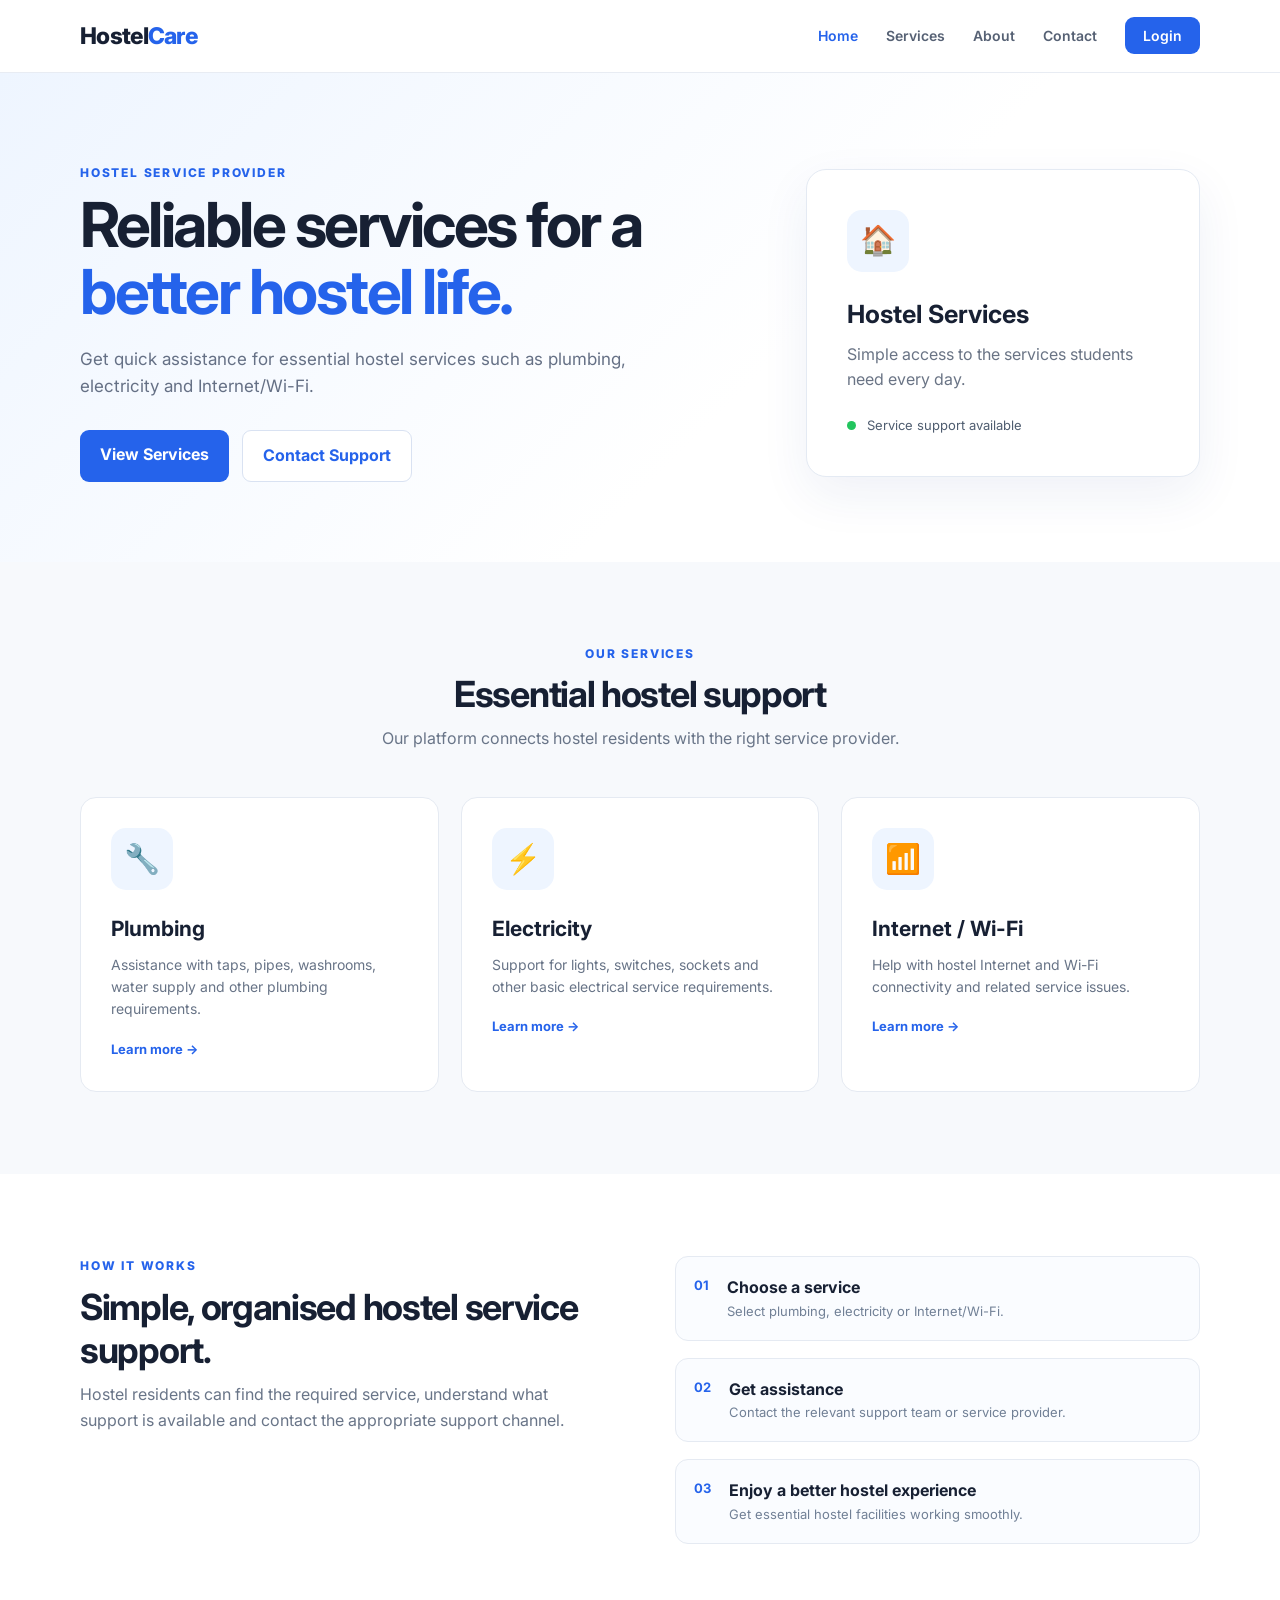
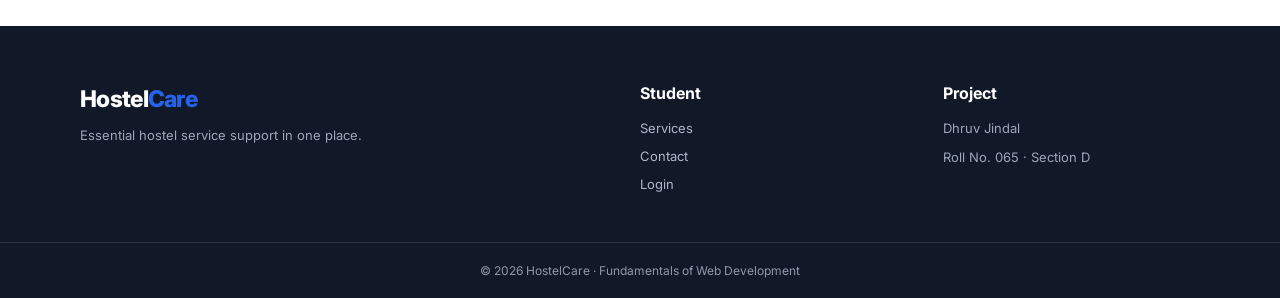
<file: index.html>
<!DOCTYPE html>
<html lang="en">
<head>
  <meta charset="UTF-8">
  <meta name="viewport" content="width=device-width, initial-scale=1.0">
  <title>HostelCare | Hostel Services</title>
  <link rel="stylesheet" href="style.css">
</head>
<body>
  <header class="header">
    <nav class="navbar container">
      <a href="index.html" class="logo">Hostel<span>Care</span></a>
      <ul class="nav-links">
        <li><a class="active" href="index.html">Home</a></li>
        <li><a href="services.html">Services</a></li>
        <li><a href="about.html">About</a></li>
        <li><a href="contact.html">Contact</a></li>
        <li><a class="nav-btn" href="login.html">Login</a></li>
      </ul>
    </nav>
  </header>

  <main>
    <section class="hero">
      <div class="container hero-content">
        <div class="hero-text">
          <p class="eyebrow">HOSTEL SERVICE PROVIDER</p>
          <h1>Reliable services for a <span>better hostel life.</span></h1>
          <p class="hero-description">Get quick assistance for essential hostel services such as plumbing, electricity and Internet/Wi-Fi.</p>
          <div class="hero-actions">
            <a href="services.html" class="btn primary">View Services</a>
            <a href="contact.html" class="btn secondary">Contact Support</a>
          </div>
        </div>
        <div class="hero-card">
          <div class="hero-icon">🏠</div>
          <h3>Hostel Services</h3>
          <p>Simple access to the services students need every day.</p>
          <div class="mini-status"><span></span> Service support available</div>
        </div>
      </div>
    </section>

    <section class="services-preview section">
      <div class="container">
        <div class="section-heading">
          <p class="eyebrow">OUR SERVICES</p>
          <h2>Essential hostel support</h2>
          <p>Our platform connects hostel residents with the right service provider.</p>
        </div>
        <div class="service-grid">
          <article class="service-card">
            <div class="service-icon">🔧</div>
            <h3>Plumbing</h3>
            <p>Assistance with taps, pipes, washrooms, water supply and other plumbing requirements.</p>
            <a href="services.html">Learn more →</a>
          </article>
          <article class="service-card">
            <div class="service-icon">⚡</div>
            <h3>Electricity</h3>
            <p>Support for lights, switches, sockets and other basic electrical service requirements.</p>
            <a href="services.html">Learn more →</a>
          </article>
          <article class="service-card">
            <div class="service-icon">📶</div>
            <h3>Internet / Wi-Fi</h3>
            <p>Help with hostel Internet and Wi-Fi connectivity and related service issues.</p>
            <a href="services.html">Learn more →</a>
          </article>
        </div>
      </div>
    </section>

    <section class="how-section section">
      <div class="container two-column">
        <div>
          <p class="eyebrow">HOW IT WORKS</p>
          <h2>Simple, organised hostel service support.</h2>
          <p class="muted">Hostel residents can find the required service, understand what support is available and contact the appropriate support channel.</p>
        </div>
        <div class="steps">
          <div class="step"><b>01</b><div><h3>Choose a service</h3><p>Select plumbing, electricity or Internet/Wi-Fi.</p></div></div>
          <div class="step"><b>02</b><div><h3>Get assistance</h3><p>Contact the relevant support team or service provider.</p></div></div>
          <div class="step"><b>03</b><div><h3>Enjoy a better hostel experience</h3><p>Get essential hostel facilities working smoothly.</p></div></div>
        </div>
      </div>
    </section>
  </main>

  <footer class="footer">
    <div class="container footer-grid">
      <div><a href="index.html" class="logo footer-logo">Hostel<span>Care</span></a><p>Essential hostel service support in one place.</p></div>
      <div><h4>Student</h4><a href="services.html">Services</a><a href="contact.html">Contact</a><a href="login.html">Login</a></div>
      <div><h4>Project</h4><p>Dhruv Jindal</p><p>Roll No. 065 · Section D</p></div>
    </div>
    <div class="copyright">© 2026 HostelCare · Fundamentals of Web Development</div>
  </footer>
</body>
</html>
</file>
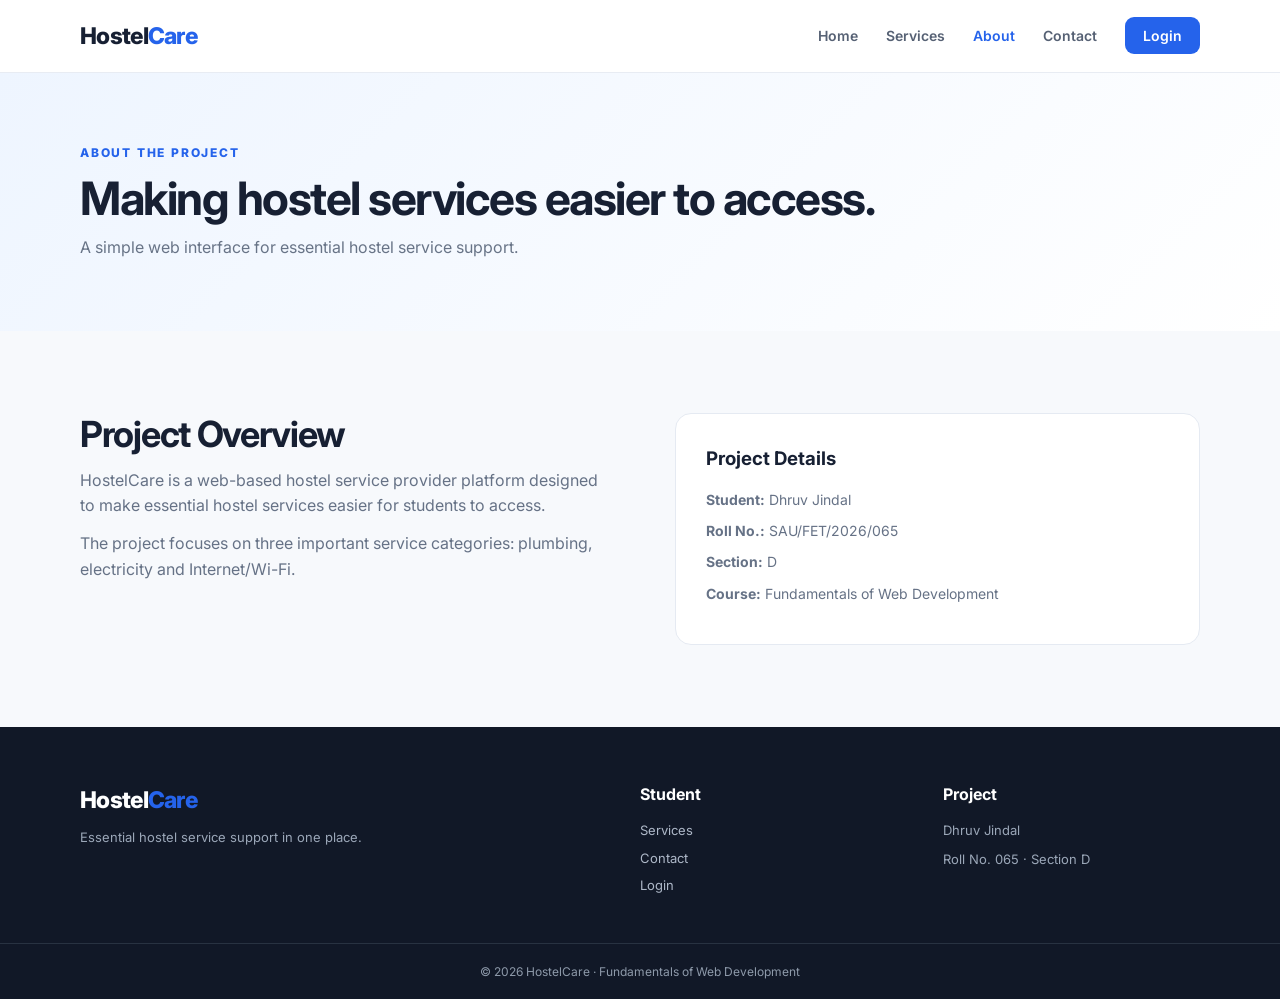
<file: about.html>
<!DOCTYPE html>
<html lang="en"><head><meta charset="UTF-8"><meta name="viewport" content="width=device-width, initial-scale=1.0"><title>About | HostelCare</title><link rel="stylesheet" href="style.css"></head>
<body><header class="header"><nav class="navbar container"><a href="index.html" class="logo">Hostel<span>Care</span></a><ul class="nav-links"><li><a href="index.html">Home</a></li><li><a href="services.html">Services</a></li><li><a class="active" href="about.html">About</a></li><li><a href="contact.html">Contact</a></li><li><a class="nav-btn" href="login.html">Login</a></li></ul></nav></header>
<main><section class="page-hero"><div class="container"><p class="eyebrow">ABOUT THE PROJECT</p><h1>Making hostel services easier to access.</h1><p>A simple web interface for essential hostel service support.</p></div></section><section class="section"><div class="container two-column about-content"><div><h2>Project Overview</h2><p>HostelCare is a web-based hostel service provider platform designed to make essential hostel services easier for students to access.</p><p>The project focuses on three important service categories: plumbing, electricity and Internet/Wi-Fi.</p></div><div class="info-box"><h3>Project Details</h3><p><strong>Student:</strong> Dhruv Jindal</p><p><strong>Roll No.:</strong> SAU/FET/2026/065</p><p><strong>Section:</strong> D</p><p><strong>Course:</strong> Fundamentals of Web Development</p></div></div></section></main>
<footer class="footer"><div class="container footer-grid"><div><a href="index.html" class="logo footer-logo">Hostel<span>Care</span></a><p>Essential hostel service support in one place.</p></div><div><h4>Student</h4><a href="services.html">Services</a><a href="contact.html">Contact</a><a href="login.html">Login</a></div><div><h4>Project</h4><p>Dhruv Jindal</p><p>Roll No. 065 · Section D</p></div></div><div class="copyright">© 2026 HostelCare · Fundamentals of Web Development</div></footer></body></html>
</file>
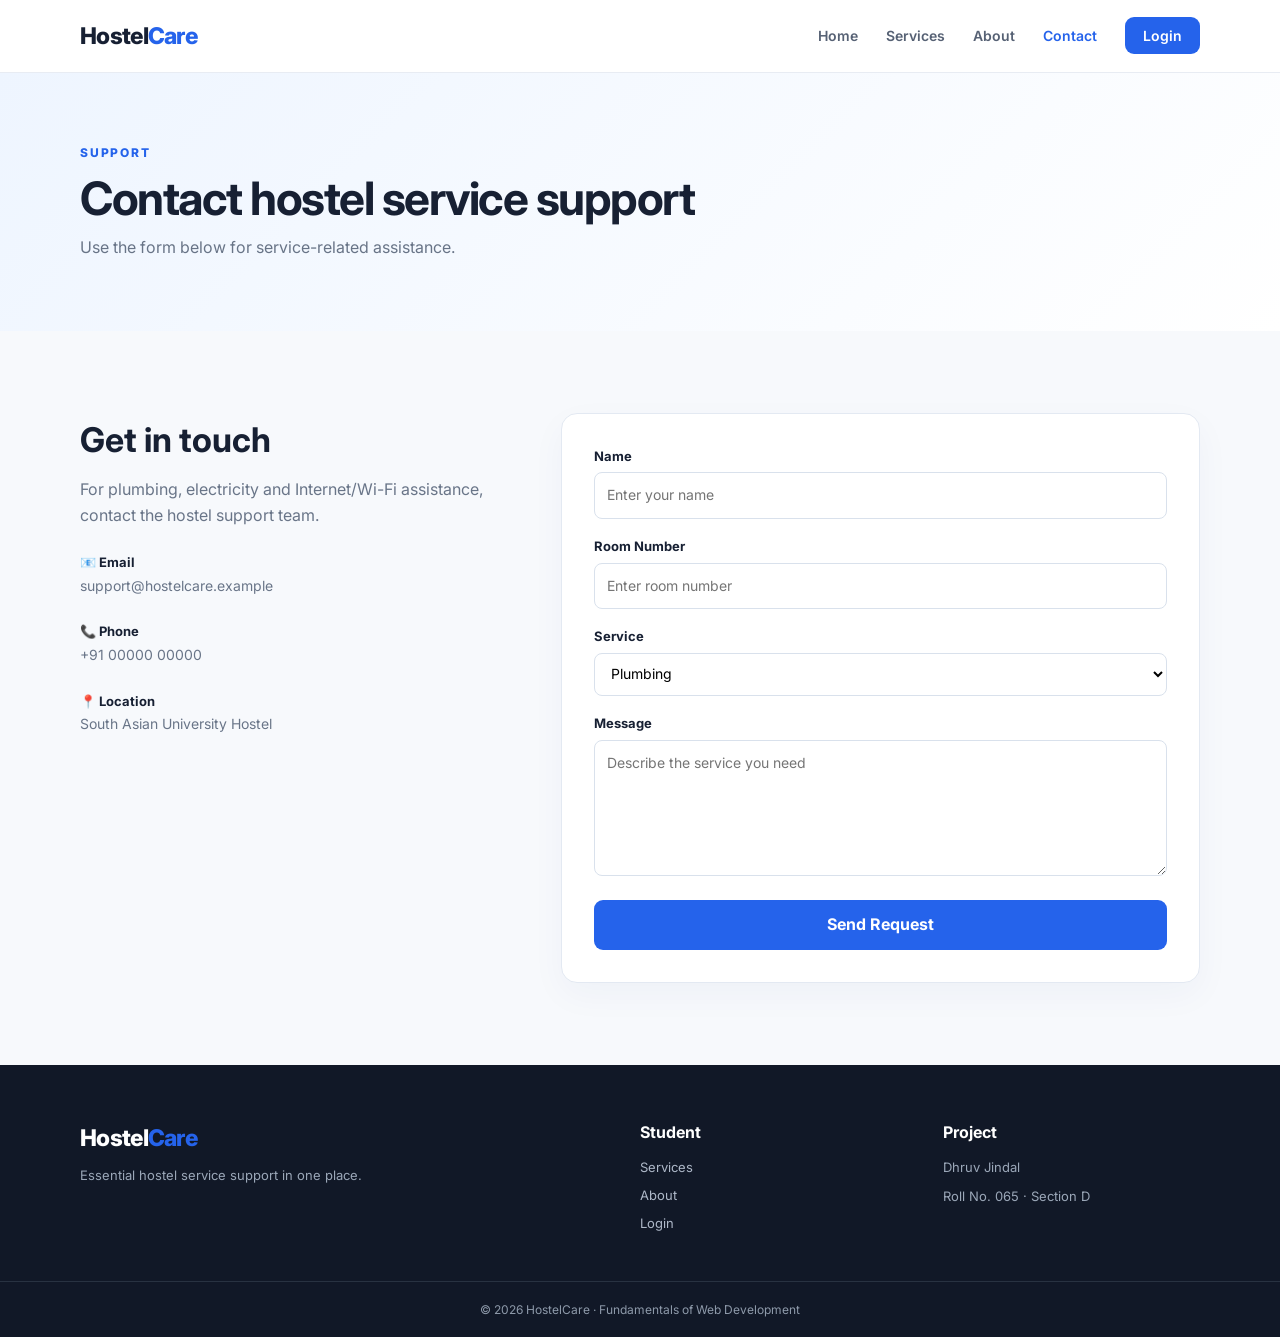
<file: contact.html>
<!DOCTYPE html>
<html lang="en"><head><meta charset="UTF-8"><meta name="viewport" content="width=device-width, initial-scale=1.0"><title>Contact | HostelCare</title><link rel="stylesheet" href="style.css"></head>
<body><header class="header"><nav class="navbar container"><a href="index.html" class="logo">Hostel<span>Care</span></a><ul class="nav-links"><li><a href="index.html">Home</a></li><li><a href="services.html">Services</a></li><li><a href="about.html">About</a></li><li><a class="active" href="contact.html">Contact</a></li><li><a class="nav-btn" href="login.html">Login</a></li></ul></nav></header>
<main><section class="page-hero"><div class="container"><p class="eyebrow">SUPPORT</p><h1>Contact hostel service support</h1><p>Use the form below for service-related assistance.</p></div></section><section class="section"><div class="container contact-grid"><div class="contact-info"><h2>Get in touch</h2><p class="muted">For plumbing, electricity and Internet/Wi-Fi assistance, contact the hostel support team.</p><div class="contact-item"><b>📧 Email</b><span>support@hostelcare.example</span></div><div class="contact-item"><b>📞 Phone</b><span>+91 00000 00000</span></div><div class="contact-item"><b>📍 Location</b><span>South Asian University Hostel</span></div></div><form class="form-card"><label for="name">Name</label><input id="name" type="text" placeholder="Enter your name"><label for="room">Room Number</label><input id="room" type="text" placeholder="Enter room number"><label for="service">Service</label><select id="service"><option>Plumbing</option><option>Electricity</option><option>Internet / Wi-Fi</option></select><label for="message">Message</label><textarea id="message" rows="5" placeholder="Describe the service you need"></textarea><button class="btn primary" type="submit">Send Request</button></form></div></section></main>
<footer class="footer"><div class="container footer-grid"><div><a href="index.html" class="logo footer-logo">Hostel<span>Care</span></a><p>Essential hostel service support in one place.</p></div><div><h4>Student</h4><a href="services.html">Services</a><a href="about.html">About</a><a href="login.html">Login</a></div><div><h4>Project</h4><p>Dhruv Jindal</p><p>Roll No. 065 · Section D</p></div></div><div class="copyright">© 2026 HostelCare · Fundamentals of Web Development</div></footer></body></html>
</file>
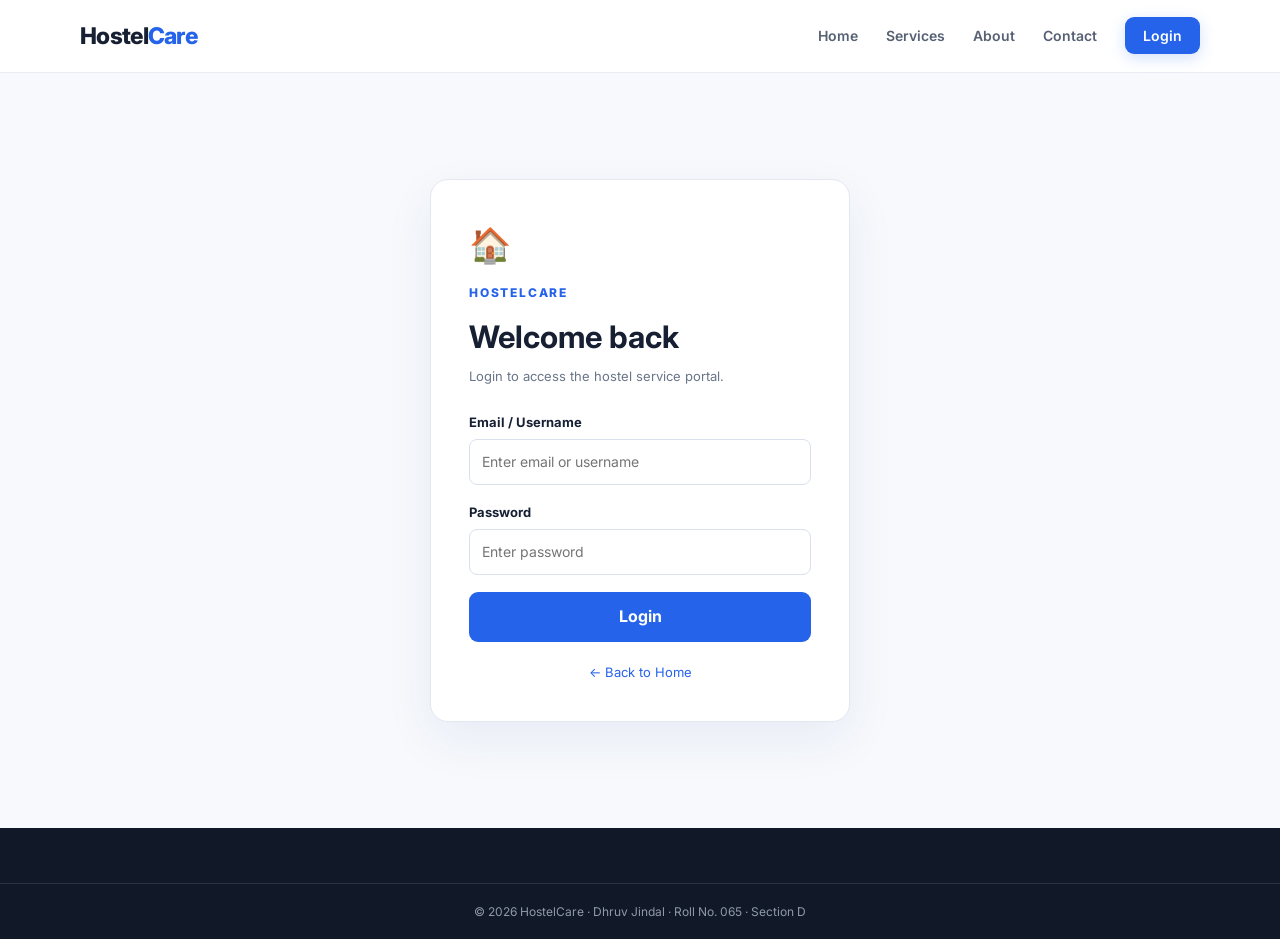
<file: login.html>
<!DOCTYPE html>
<html lang="en"><head><meta charset="UTF-8"><meta name="viewport" content="width=device-width, initial-scale=1.0"><title>Login | HostelCare</title><link rel="stylesheet" href="style.css"></head>
<body><header class="header"><nav class="navbar container"><a href="index.html" class="logo">Hostel<span>Care</span></a><ul class="nav-links"><li><a href="index.html">Home</a></li><li><a href="services.html">Services</a></li><li><a href="about.html">About</a></li><li><a href="contact.html">Contact</a></li><li><a class="nav-btn active-btn" href="login.html">Login</a></li></ul></nav></header>
<main class="login-main"><div class="login-card"><div class="login-logo">🏠</div><p class="eyebrow">HOSTELCARE</p><h1>Welcome back</h1><p class="muted">Login to access the hostel service portal.</p><form><label for="email">Email / Username</label><input id="email" type="text" placeholder="Enter email or username"><label for="password">Password</label><input id="password" type="password" placeholder="Enter password"><button class="btn primary full" type="submit">Login</button></form><p class="back-link"><a href="index.html">← Back to Home</a></p></div></main>
<footer class="footer"><div class="copyright">© 2026 HostelCare · Dhruv Jindal · Roll No. 065 · Section D</div></footer></body></html>
</file>
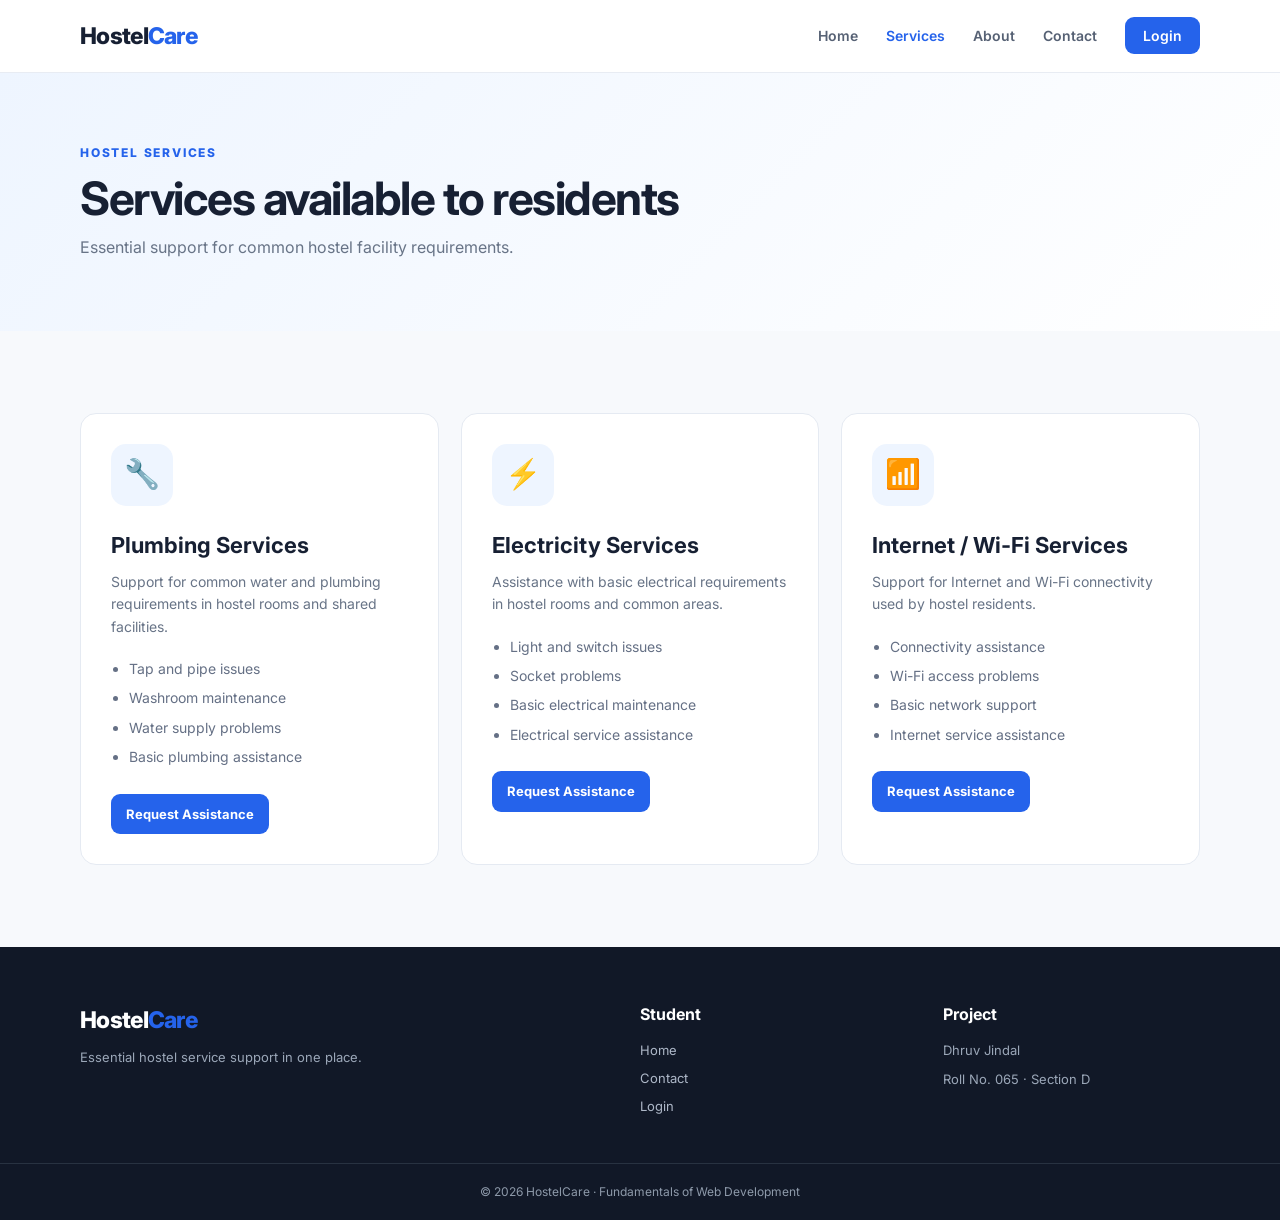
<file: services.html>
<!DOCTYPE html>
<html lang="en">
<head><meta charset="UTF-8"><meta name="viewport" content="width=device-width, initial-scale=1.0"><title>Services | HostelCare</title><link rel="stylesheet" href="style.css"></head>
<body>
<header class="header"><nav class="navbar container"><a href="index.html" class="logo">Hostel<span>Care</span></a><ul class="nav-links"><li><a href="index.html">Home</a></li><li><a class="active" href="services.html">Services</a></li><li><a href="about.html">About</a></li><li><a href="contact.html">Contact</a></li><li><a class="nav-btn" href="login.html">Login</a></li></ul></nav></header>
<main>
<section class="page-hero"><div class="container"><p class="eyebrow">HOSTEL SERVICES</p><h1>Services available to residents</h1><p>Essential support for common hostel facility requirements.</p></div></section>
<section class="section"><div class="container service-grid service-grid-large">
<article class="service-card detailed"><div class="service-icon">🔧</div><h2>Plumbing Services</h2><p>Support for common water and plumbing requirements in hostel rooms and shared facilities.</p><ul><li>Tap and pipe issues</li><li>Washroom maintenance</li><li>Water supply problems</li><li>Basic plumbing assistance</li></ul><a class="btn primary small" href="contact.html">Request Assistance</a></article>
<article class="service-card detailed"><div class="service-icon">⚡</div><h2>Electricity Services</h2><p>Assistance with basic electrical requirements in hostel rooms and common areas.</p><ul><li>Light and switch issues</li><li>Socket problems</li><li>Basic electrical maintenance</li><li>Electrical service assistance</li></ul><a class="btn primary small" href="contact.html">Request Assistance</a></article>
<article class="service-card detailed"><div class="service-icon">📶</div><h2>Internet / Wi-Fi Services</h2><p>Support for Internet and Wi-Fi connectivity used by hostel residents.</p><ul><li>Connectivity assistance</li><li>Wi-Fi access problems</li><li>Basic network support</li><li>Internet service assistance</li></ul><a class="btn primary small" href="contact.html">Request Assistance</a></article>
</div></div></section>
</main>
<footer class="footer"><div class="container footer-grid"><div><a href="index.html" class="logo footer-logo">Hostel<span>Care</span></a><p>Essential hostel service support in one place.</p></div><div><h4>Student</h4><a href="index.html">Home</a><a href="contact.html">Contact</a><a href="login.html">Login</a></div><div><h4>Project</h4><p>Dhruv Jindal</p><p>Roll No. 065 · Section D</p></div></div><div class="copyright">© 2026 HostelCare · Fundamentals of Web Development</div></footer>
</body></html>
</file>
<file: style.css>
@import url('https://fonts.googleapis.com/css2?family=Inter:wght@400;500;600;700;800&display=swap');

*{margin:0;padding:0;box-sizing:border-box}html{scroll-behavior:smooth}body{font-family:'Inter',Arial,sans-serif;color:#172033;background:#f7f9fc;line-height:1.6}a{text-decoration:none;color:inherit}.container{width:min(1120px,92%);margin:auto}.header{background:#fff;border-bottom:1px solid #e8ecf3;position:sticky;top:0;z-index:10}.navbar{height:72px;display:flex;align-items:center;justify-content:space-between}.logo{font-size:23px;font-weight:800;letter-spacing:-.7px}.logo span{color:#2563eb}.nav-links{display:flex;align-items:center;gap:28px;list-style:none;font-size:14px;font-weight:600;color:#566174}.nav-links a{transition:.2s}.nav-links a:hover,.nav-links .active{color:#2563eb}.nav-btn{background:#2563eb!important;color:#fff!important;padding:10px 18px;border-radius:9px}.active-btn{box-shadow:0 4px 15px #2563eb33}.hero{background:linear-gradient(135deg,#eef5ff,#fff 60%);padding:90px 0 80px}.hero-content{display:grid;grid-template-columns:1.25fr .75fr;gap:70px;align-items:center}.eyebrow{font-size:12px;font-weight:800;letter-spacing:1.8px;color:#2563eb;margin-bottom:10px}.hero h1{font-size:clamp(38px,5vw,62px);line-height:1.08;letter-spacing:-2.5px;margin-bottom:20px}.hero h1 span{color:#2563eb}.hero-description{font-size:17px;color:#657085;max-width:620px}.hero-actions{display:flex;gap:13px;margin-top:30px}.btn{display:inline-block;border:0;cursor:pointer;font:inherit;font-weight:700;padding:12px 20px;border-radius:9px;transition:.2s}.btn:hover{transform:translateY(-1px)}.primary{background:#2563eb;color:white}.secondary{background:#fff;color:#2563eb;border:1px solid #d9e2f2}.small{padding:10px 15px;font-size:13px}.full{width:100%}.hero-card{background:#fff;border:1px solid #e4eaf3;border-radius:20px;padding:40px;box-shadow:0 18px 50px #1e3a8a12}.hero-icon,.service-icon{width:62px;height:62px;border-radius:15px;background:#eef5ff;display:grid;place-items:center;font-size:29px;margin-bottom:22px}.hero-card h3{font-size:25px}.hero-card p{color:#6a7485;margin:8px 0 22px}.mini-status{font-size:13px;color:#4f5d70}.mini-status span{display:inline-block;width:9px;height:9px;background:#22c55e;border-radius:50%;margin-right:7px}.section{padding:82px 0}.section-heading{text-align:center;max-width:650px;margin:0 auto 45px}.section-heading h2,.two-column h2{font-size:36px;letter-spacing:-1.3px;line-height:1.2;margin-bottom:10px}.section-heading>p:last-child,.muted{color:#697588}.service-grid{display:grid;grid-template-columns:repeat(3,1fr);gap:22px}.service-card{background:#fff;border:1px solid #e5eaf2;border-radius:16px;padding:30px;transition:.2s}.service-card:hover{transform:translateY(-4px);box-shadow:0 14px 35px #1e3a8a0d}.service-card h3{font-size:21px;margin-bottom:8px}.service-card p{color:#687487;font-size:14px}.service-card>a:not(.btn){display:inline-block;color:#2563eb;font-weight:700;font-size:13px;margin-top:18px}.how-section{background:#fff}.two-column{display:grid;grid-template-columns:1fr 1fr;gap:70px;align-items:start}.steps{display:grid;gap:17px}.step{display:flex;gap:18px;padding:18px;border:1px solid #e5eaf2;border-radius:13px;background:#fafcff}.step>b{font-size:13px;color:#2563eb}.step h3{font-size:16px}.step p{font-size:13px;color:#718096}.footer{background:#111827;color:#c7cfdb;padding:55px 0 0}.footer-grid{display:grid;grid-template-columns:2fr 1fr 1fr;gap:45px;padding-bottom:40px}.footer-logo{color:#fff}.footer p{font-size:13px;margin-top:8px;color:#9ba7b8}.footer h4{color:#fff;margin-bottom:12px}.footer-grid a:not(.logo){display:block;font-size:13px;margin:7px 0;color:#aeb8c8}.copyright{text-align:center;border-top:1px solid #283241;padding:18px;font-size:12px;color:#8e9aaa}.page-hero{padding:70px 0;background:linear-gradient(135deg,#eef5ff,#fff)}.page-hero h1{font-size:46px;line-height:1.15;letter-spacing:-1.5px;margin-bottom:10px}.page-hero p:last-child{color:#687487}.service-grid-large{grid-template-columns:repeat(3,1fr)}.detailed h2{font-size:22px;margin-bottom:8px}.detailed ul{margin:20px 0 25px;padding-left:18px;color:#657085;font-size:14px}.detailed li{margin:7px 0}.about-content p{margin:12px 0;color:#667286}.info-box{background:#fff;border:1px solid #e5eaf2;border-radius:16px;padding:30px}.info-box h3{margin-bottom:15px}.info-box p{margin:9px 0;font-size:14px}.contact-grid{display:grid;grid-template-columns:.8fr 1.2fr;gap:55px}.contact-info h2{font-size:34px;margin-bottom:10px}.contact-item{display:flex;flex-direction:column;gap:2px;margin-top:24px}.contact-item b{font-size:13px}.contact-item span{color:#697588;font-size:14px}.form-card{background:#fff;border:1px solid #e3e9f2;border-radius:16px;padding:32px;box-shadow:0 12px 35px #1e3a8a0a}.form-card label,.login-card label{font-size:13px;font-weight:700;display:block;margin:0 0 6px}.form-card input,.form-card select,.form-card textarea,.login-card input{width:100%;border:1px solid #d9e1ec;border-radius:8px;padding:11px 12px;font:inherit;font-size:14px;margin-bottom:17px;background:#fff}.form-card textarea{resize:vertical}.form-card button{width:100%}.login-main{min-height:calc(100vh - 145px);display:grid;place-items:center;padding:55px 15px}.login-card{width:min(420px,100%);background:#fff;border:1px solid #e2e8f1;border-radius:18px;padding:38px;box-shadow:0 18px 50px #1e3a8a12}.login-card .login-logo{font-size:34px;margin-bottom:10px}.login-card h1{font-size:31px;margin-bottom:5px}.login-card .muted{font-size:13px;margin-bottom:25px}.back-link{text-align:center;font-size:13px;color:#2563eb;margin-top:20px}

@media(max-width:800px){.nav-links{gap:12px;font-size:12px}.hero-content,.two-column,.contact-grid{grid-template-columns:1fr;gap:35px}.hero{padding:60px 0}.service-grid,.service-grid-large{grid-template-columns:1fr}.footer-grid{grid-template-columns:1fr 1fr}.hero h1{font-size:42px}.page-hero h1{font-size:37px}}
@media(max-width:560px){.navbar{height:auto;padding:15px 0;align-items:flex-start}.nav-links{flex-wrap:wrap;justify-content:flex-end;max-width:70%}.nav-btn{padding:7px 11px}.hero-actions{flex-direction:column}.footer-grid{grid-template-columns:1fr}.section{padding:60px 0}}
</file>
